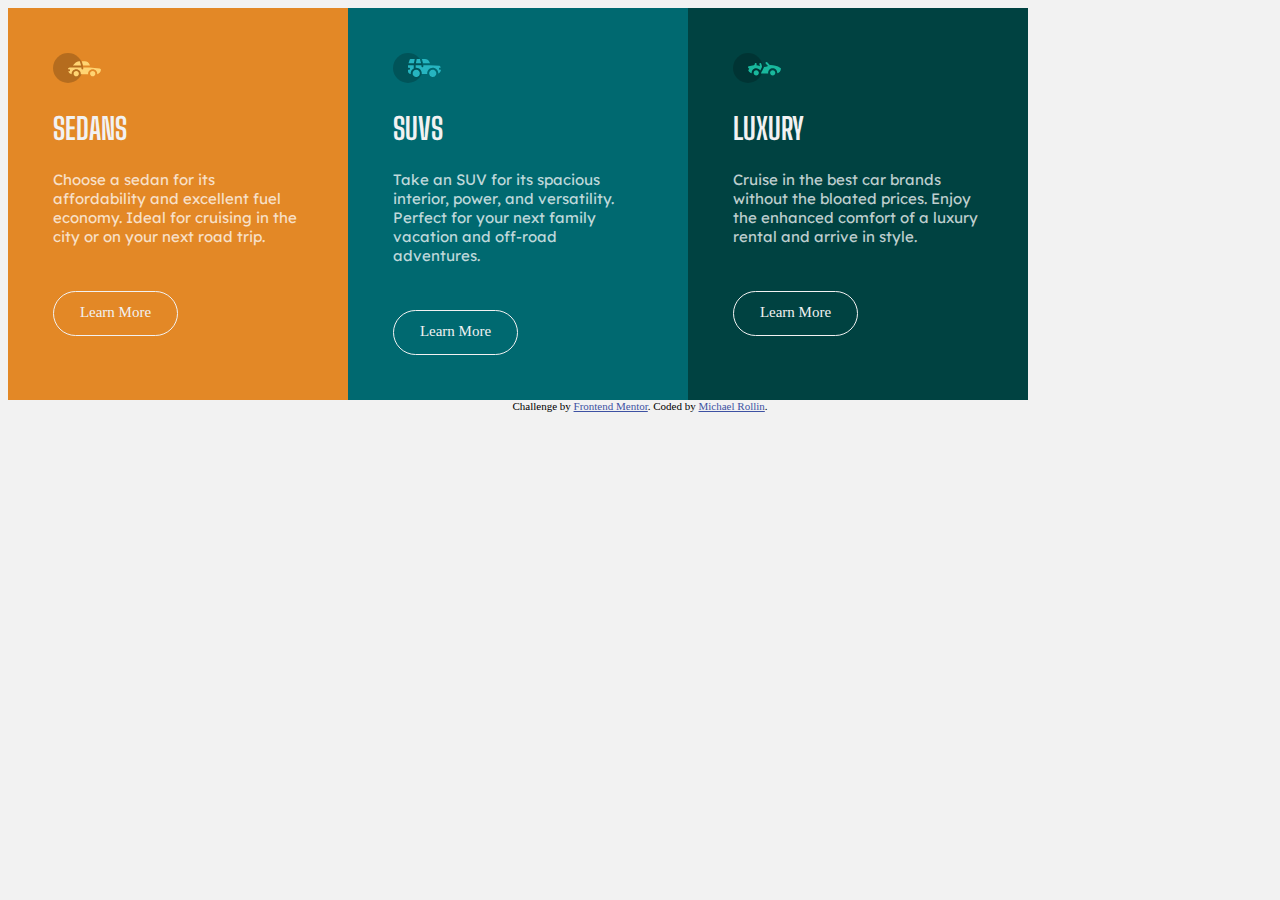
<file: newbie/3-column-preview-card-component/index.html>
<!DOCTYPE html>
<html lang="en">
<head>
  <meta charset="UTF-8">
  <meta name="viewport" content="width=device-width, initial-scale=1.0"> 

  <!-- <link rel="icon" type="image/png" sizes="32x32" href="./images/favicon-32x32.png"> -->
  <link rel="preconnect" href="https://fonts.googleapis.com">
  <link rel="preconnect" href="https://fonts.gstatic.com" crossorigin>
  <link href="https://fonts.googleapis.com/css2?family=Big+Shoulders+Display:wght@700&family=Lexend+Deca&display=swap" rel="stylesheet"> 
  <link rel="stylesheet" href="style.css">
  <title>Frontend Mentor | 3-column preview card component</title>

  <!-- Feel free to remove these styles or customise in your own stylesheet 👍 -->
  <style>
    .attribution { font-size: 11px; text-align: center; }
    .attribution a { color: hsl(228, 45%, 44%); }
  </style>
</head>
<body>
  
  <div class="container">
    <div class="card card-sedan">
      <img src="images/icon-sedans.svg" alt="Sedan car icon.">
      <h2>Sedans</h2>
      <p>Choose a sedan for its affordability and excellent fuel economy. Ideal for cruising in the city 
        or on your next road trip.</p>
      <div class="btn btn-accent-type-sedan" id="btn-sedan"><p>learn more</p></div>
    </div><!-- ./card  -->
  
    <div class="card card-suv">
      <img src="images/icon-suvs.svg" alt="S.U.V. car icon.">
      <h2>SUVs</h2>
      <p>Take an SUV for its spacious interior, power, and versatility. Perfect for your next family vacation 
        and off-road adventures.</p>
      <div class="btn btn-accent-type-suv" id="btn-suv"><p>learn more</p></div>
    </div><!-- ./card  -->
  
    <div class="card card-luxury">
      <img src="images/icon-luxury.svg" alt="Luxury car icon.">
      <h2>Luxury</h2>
      <p>Cruise in the best car brands without the bloated prices. Enjoy the enhanced comfort of a luxury 
        rental and arrive in style.</p>
      <div class="btn btn-accent-type-luxury" id="btn-luxury"><p>learn more</p></div>
    </div><!-- ./card  -->
  </div><!--  ./container  -->

  <div class="attribution">
    Challenge by <a href="https://www.frontendmentor.io?ref=challenge" target="_blank">Frontend Mentor</a>. 
    Coded by <a href="https://github.com/Michael080?tab=repositories">Michael Rollin</a>.
  </div>
</body>
</html>
</file>
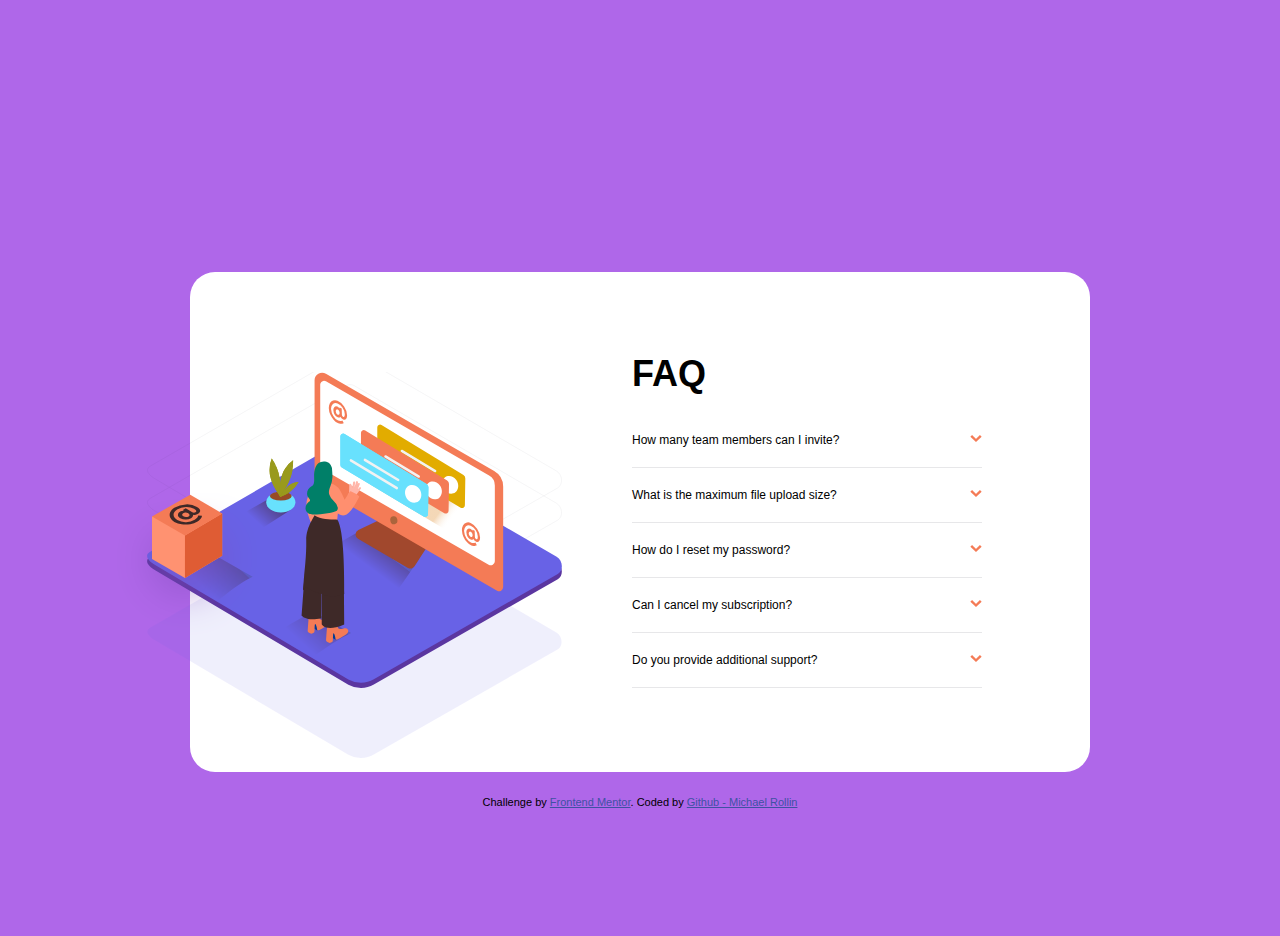
<file: newbie/4_faq-accordion-card-main/index.html>
<!DOCTYPE html>
<html lang="en">
<head>
  <meta charset="UTF-8">
  <meta name="viewport" content="width=device-width, initial-scale=1.0"> <!-- displays site properly based on user's device -->

  <!-- <link rel="icon" type="image/png" sizes="32x32" href="./images/favicon-32x32.png"> -->

  <!-- <link rel="preconnect" href="https://fonts.googleapis.com">
  <link rel="preconnect" href="https://fonts.gstatic.com" crossorigin>
  <link href="https://fonts.googleapis.com/css2?family=Kumbh+Sans:wght@400;700&display=swap" rel="stylesheet">  -->

  <link rel="stylesheet" href="styles.css">
  
  <title>Frontend Mentor | FAQ Accordion Card</title>

  <!-- Feel free to remove these styles or customise in your own stylesheet 👍 -->
  <style>
    .attribution { font-size: 11px; text-align: center; }
    .attribution a { color: hsl(228, 45%, 44%); }
  </style>
</head>
<body>

  <div class="container-card">
    <div class="img"></div>
    <div class="img-shadow"></div>
    <div class="container-faq">
      <h1>faq</h1>
      <!-- height: 257 -->
      <!-- height: 311 -->
      <div class="accordion">
        <div class="q-and-a">
          <div class="container-q-a">
            <div class="container-question">
            <p class="question">How many team members can I invite?</p>
            <div class="arrow"></div>
            </div>
            <p class="answer hidden">You can invite up to 2 additional users on the Free plan. There is no limit on team members for the Premium plan.</p>
          </div>
        </div>
        <div class="q-and-a">
          <div class="container-q-a">
            <div class="container-question">
            <p class="question">What is the maximum file upload size?</p>
            <div class="arrow"></div>
            </div>
            <p class="answer hidden">No more than 2GB. All files in your account must fit your allotted storage space.</p>
          </div>
        </div>
        <div class="q-and-a">
          <div class="container-q-a">
            <div class="container-question">
              <p class="question">How do I reset my password?</p>
              <div class="arrow"></div>
            </div>
            <p class="answer hidden">Click “Forgot password” from the login page or “Change password” from your profile page. A reset link will be emailed to you.</p>
          </div>
        </div>
        <div class="q-and-a">
          <div class="container-q-a">
            <div class="container-question">
              <p class="question">Can I cancel my subscription?</p>
              <div class="arrow"></div>
            </div>
            <p class="answer hidden">Yes! Send us a message and we’ll process your request no questions asked.</p>
          </div>
        </div>
        <div class="q-and-a">
          <div class="container-q-a">
            <div class="container-question">
              <p class="question">Do you provide additional support?</p>
              <div class="arrow"></div>
            </div>
            <p class="answer hidden">Chat and email support is available 24/7. Phone lines are open during normal business hours.</p>
          </div>
        </div>
      </div><!-- ./accordion -->
    </div><!-- ./container-faq -->
  </div><!-- ./container-card -->

  <div class="attribution">
    Challenge by <a href="https://www.frontendmentor.io?ref=challenge" target="_blank">Frontend Mentor</a>. 
    Coded by <a href="https://github.com/Michael080">Github - Michael Rollin</a>
  </div>

  <script src="script.js"></script>
</body>
</html>
</file>
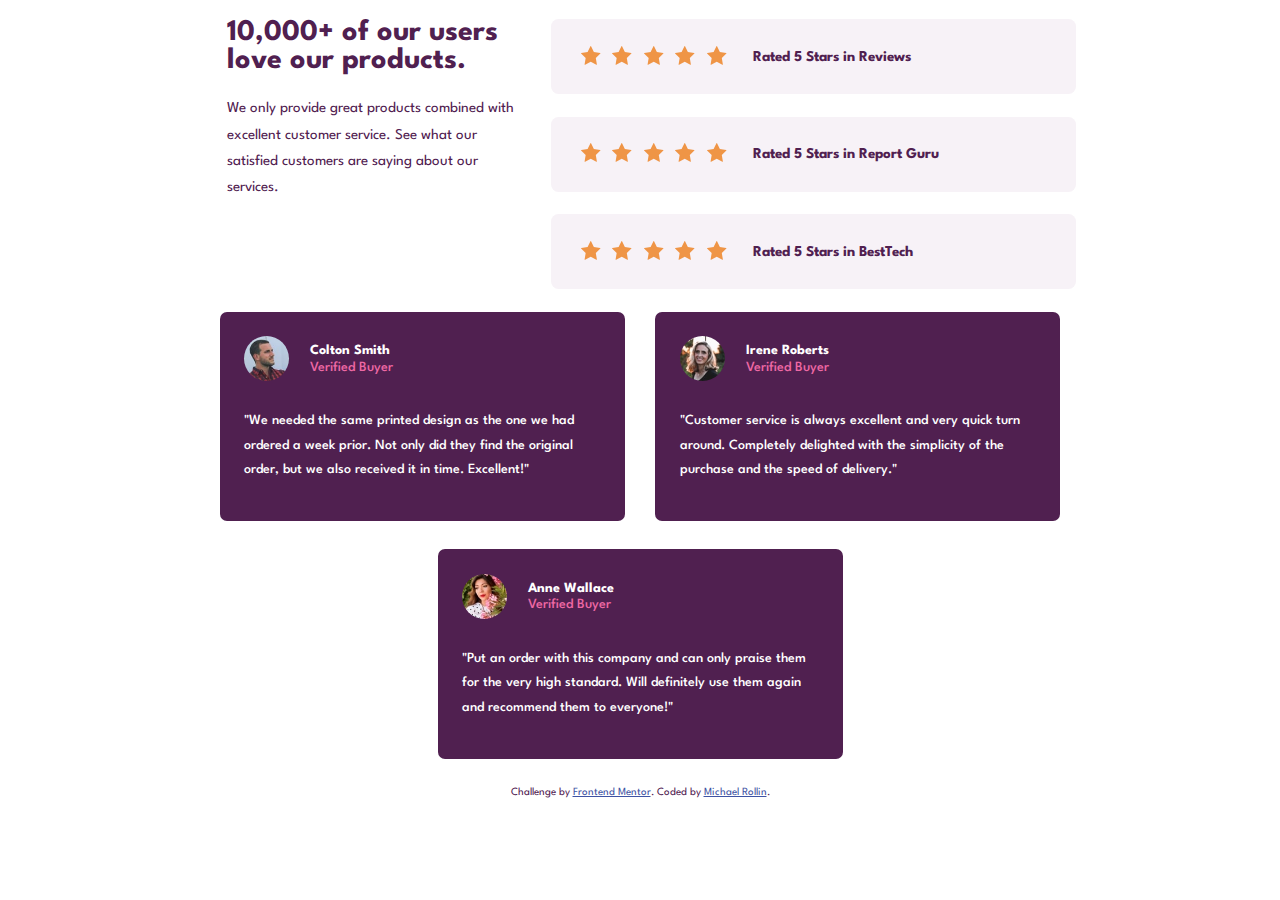
<file: newbie/6_social-proof-section/index.html>
<!DOCTYPE html>
<html lang="en">
  <head>
    <meta charset="UTF-8" />
    <meta name="viewport" content="width=device-width, initial-scale=1.0" />

    <link rel="icon" type="image/png" sizes="32x32" href="./images/favicon-32x32.png"/>

    <link rel="preconnect" href="https://fonts.googleapis.com">
    <link rel="preconnect" href="https://fonts.gstatic.com" crossorigin>
    <link href="https://fonts.googleapis.com/css2?family=Spartan:wght@400;500;700&display=swap" rel="stylesheet">
    <link rel="stylesheet" href="styles.css">

    <title>Frontend Mentor | Social proof section</title>

  </head>
  <body>

    <div class="container container-main">
      <div class="container container-sub-1">
        <div class="heading">
          <h1>10,000+ of our users love our products.</h1>
          <p class="description">We only provide great products combined with excellent customer service. See what our satisfied customers are saying about our services.</p>
        </div>
        <div class="container container-ratings">
          <div class="rating">
            <div class="stars">
              <div class="star"></div>
              <div class="star"></div>
              <div class="star"></div>
              <div class="star"></div>
              <div class="star"></div>
            </div>
            <p class="rated">Rated 5 Stars in Reviews</p>
          </div>
          <div class="rating">
            <div class="stars">
              <div class="star"></div>
              <div class="star"></div>
              <div class="star"></div>
              <div class="star"></div>
              <div class="star"></div>
            </div>
            <p class="rated">Rated 5 Stars in Report Guru</p>
          </div>
          <div class="rating">
            <div class="stars">
              <div class="star"></div>
              <div class="star"></div>
              <div class="star"></div>
              <div class="star"></div>
              <div class="star"></div>
            </div>
            <p class="rated">Rated 5 Stars in BestTech</p>
          </div>
        </div><!-- ./container-ratings -->
      </div><!-- ./container-sub-1 -->
      <div class="container container-reviews">
        <div class="card">
          <div class="container container-bio">
            <div class="profile-pic profile-pic-colton-smith"></div>
            <div class="bio">
              <p class="name">Colton Smith</p>
              <p class="verified">Verified Buyer</p>
            </div>
          </div>
          <p class="review">"We needed the same printed design as the one we had ordered a week prior. Not only did they find the original order, but we also received it in time. Excellent!"</p>
        </div>
        <div class="card">
          <div class="container container-bio">
            <div class="profile-pic profile-pic-irene-roberts"></div>
            <div class="bio">
              <p class="name">Irene Roberts</p>
              <p class="verified">Verified Buyer</p>
            </div>
          </div>
          <p class="review">"Customer service is always excellent and very quick turn around. Completely delighted with the simplicity of the purchase and the speed of delivery."</p>
        </div>
        <div class="card">
          <div class="container container-bio">
            <div class="profile-pic profile-pic-anne-wallace"></div>
            <div class="bio">
              <p class="name">Anne Wallace</p>
              <p class="verified">Verified Buyer</p>
            </div>

          </div>
          <p class="review">"Put an order with this company and can only praise them for the very high standard. Will definitely use them again and recommend them to everyone!"</p>
        </div>
      </div>
    </div><!-- ./container-main -->

    <div class="attribution">
      Challenge by
      <a href="https://www.frontendmentor.io?ref=challenge" target="_blank"
        >Frontend Mentor</a
      >. Coded by <a href="https://github.com/Michael080">Michael Rollin</a>.
    </div>

  </body>
</html>
</file>
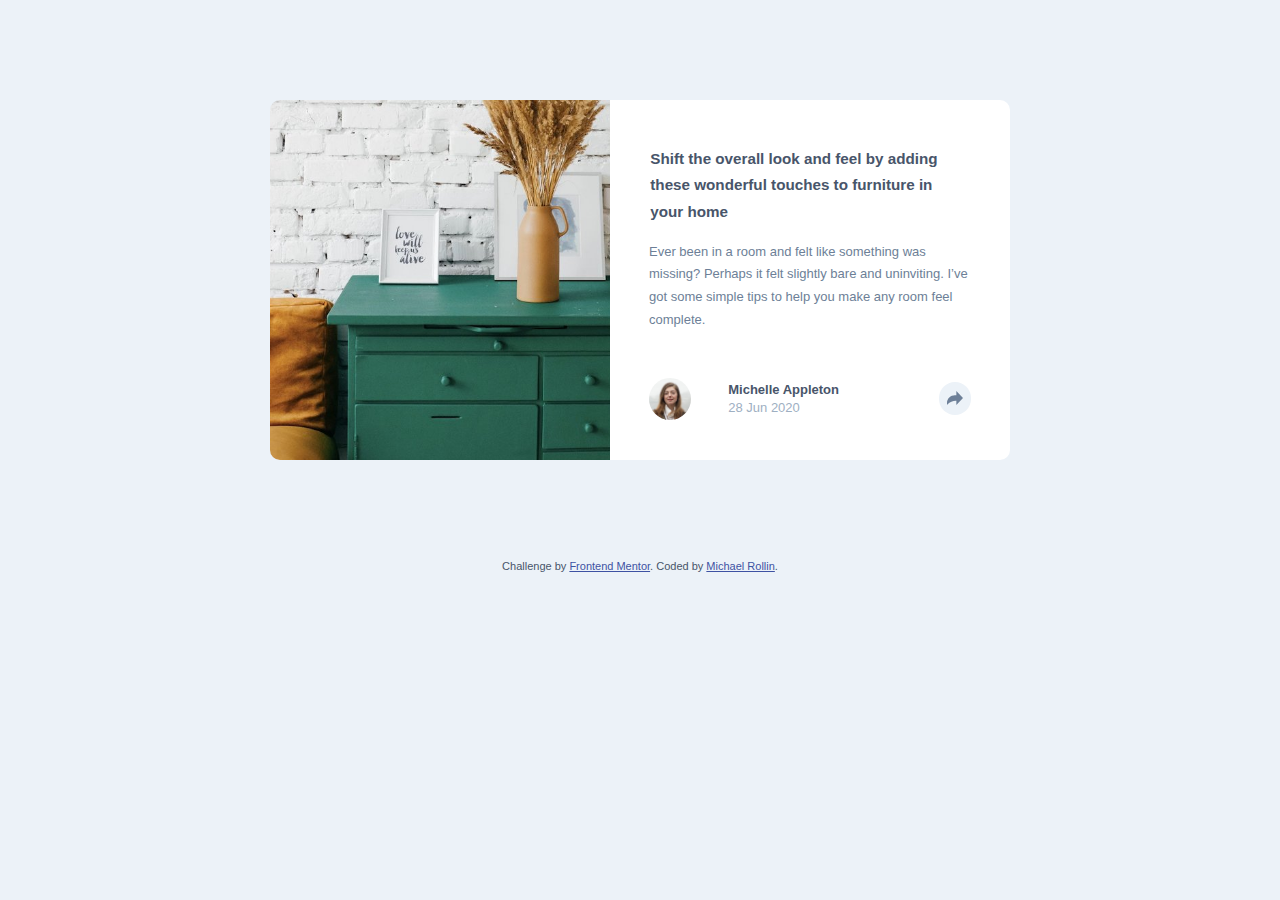
<file: newbie/7_article-preview-component/index.html>
<!DOCTYPE html>
<html lang="en">
<head>
  <meta charset="UTF-8">
  <meta name="viewport" content="width=device-width, initial-scale=1.0">

  <link rel="stylesheet" href="styles.css">
  <link rel="icon" type="image/png" sizes="32x32" href="./images/favicon-32x32.png">
  
  <title>Frontend Mentor | Article preview component</title>
  <title>Document</title>
</head>
<body>
  <div class="container">
    <div class="background-bleed">
      <div class="img img-header"></div>
    </div>
    <div class="content-main">
      <div class="teaser">
        <h3 class="article-heading">Shift the overall look and feel by adding these wonderful touches to furniture in your home</h3>
        <p class="description">Ever been in a room and felt like something was missing? Perhaps it felt slightly bare and uninviting. I’ve got some simple tips to help you make any room feel complete.</p>

        <div class="tooltip hidden">
          <div class="footer-active-tooltip" id="active-tooltip">
            <h3 class="share-txt">Share</h3>
            <div class="img icon icon-facebook"></div>
            <div class="img icon icon-twitter"></div>
            <div class="img icon icon-pinterest"></div>
          </div><!-- ./.footer-active-tooltip -->
          <div class="arrow-container">
            <div class="arrow-down"></div>
          </div><!-- ./arrow-container -->
        </div><!-- ./tooltip -->
      </div><!-- ./teaser -->

      <div class="footer-section">
        <!-- footer footer-initial hidden -->
        <div class="footer footer-initial">
          <div class="article-info">
            <div class="img profile-pic"></div>
            <div class="name-date">
              <div class="name">Michelle Appleton</div>
              <div class="date">28 Jun 2020</div>
            </div>
          </div><!-- ./.article-info -->
          <div class="btn-container">
            <div class="img btn-share btn-share-light"></div>
          </div>
        </div><!-- ./.footer-initial -->

        <div class="footer footer-active hidden">
          <h3 class="share-txt">Share</h3>
          <div class="img icon icon-facebook"></div>
          <div class="img icon icon-twitter"></div>
          <div class="img icon icon-pinterest"></div>
          <div class="btn-container btn-container-active">
            <div class="img btn-share btn-share-active"></div>
          </div>
        </div><!-- ./.footer-active -->
      </div><!-- ./.footer-section -->

    </div><!-- ./.content-main -->
  </div><!-- ./.container -->
  
  <div class="attribution">
    Challenge by <a href="https://www.frontendmentor.io?ref=challenge" target="_blank">Frontend Mentor</a>. 
    Coded by <a href="https://www.github.com/Michael080">Michael Rollin</a>.
  </div>

  <script src="script.js"></script>
</body>
</html>
</file>
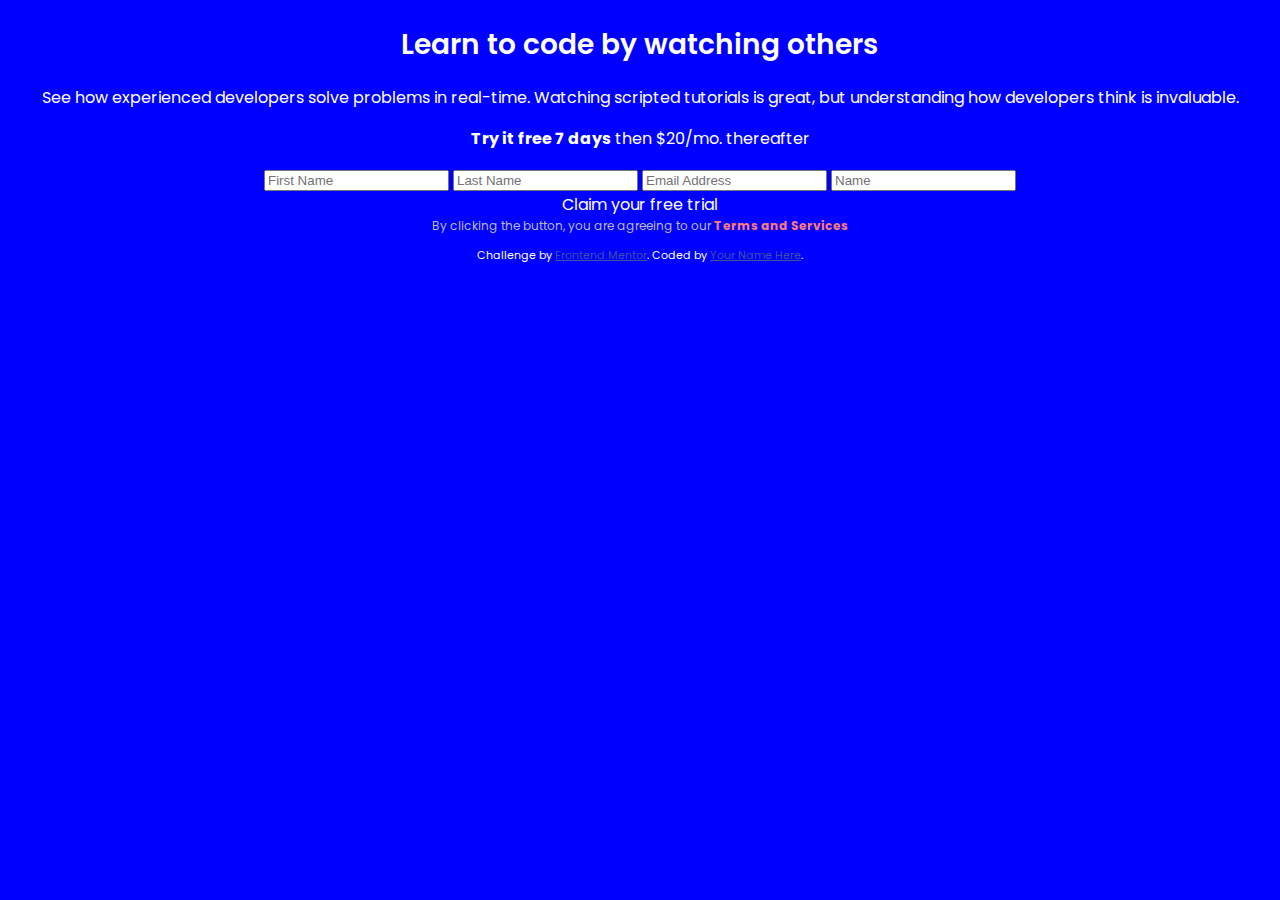
<file: newbie/9_intro-component-with-signup-form/index.html>
<!DOCTYPE html>
<html lang="en">
<head>
  <meta charset="UTF-8">
  <!-- displays site properly based on user's device -->
  <meta name="viewport" content="width=device-width, initial-scale=1.0"> 
  <!-- google font --- Poppins 400, 500, 600, 700 -->
  <link rel="preconnect" href="https://fonts.googleapis.com">
  <link rel="preconnect" href="https://fonts.gstatic.com" crossorigin>
  <link href="https://fonts.googleapis.com/css2?family=Poppins:wght@400;500;600;700&display=swap" rel="stylesheet">
  <!-- favicon -->
  <link rel="icon" type="image/png" sizes="32x32" href="./images/favicon-32x32.png">
  <link rel="stylesheet" href="styles.css">

  <title>Frontend Mentor | Intro component with sign up form</title>
</head>
<body>

  <div class="container-main">
    <div class="description">
      <h1>Learn to code by watching others</h1>
      <p>
        See how experienced developers solve problems in real-time. Watching scripted tutorials is great, 
        but understanding how developers think is invaluable.
      </p>
    </div>
    <div class="form-and-call">
      <p class="call-to-action">
        <strong class="bold-txt">Try it free 7 days</strong> then $20/mo. thereafter
      </p>
      <form action="">
        <input type="text" id="first-name" placeholder="first name">
        <input type="text" id="last-name" placeholder="last name">
        <input type="email" id="email" placeholder="email address">
        <input type="password" id="password" placeholder="name">
        <div class="btn">Claim your free trial</div>
        <p class="fine-print">
          By clicking the button, you are agreeing to our <span class="accent bold-txt">Terms and Services</span>
        </p>
      </form>
    </div>
  </div>
  
  <footer>
    <p class="attribution">
      Challenge by <a href="https://www.frontendmentor.io?ref=challenge" target="_blank">Frontend Mentor</a>. 
      Coded by <a href="#">Your Name Here</a>.
    </p>
  </footer>
</body>
</html>
</file>
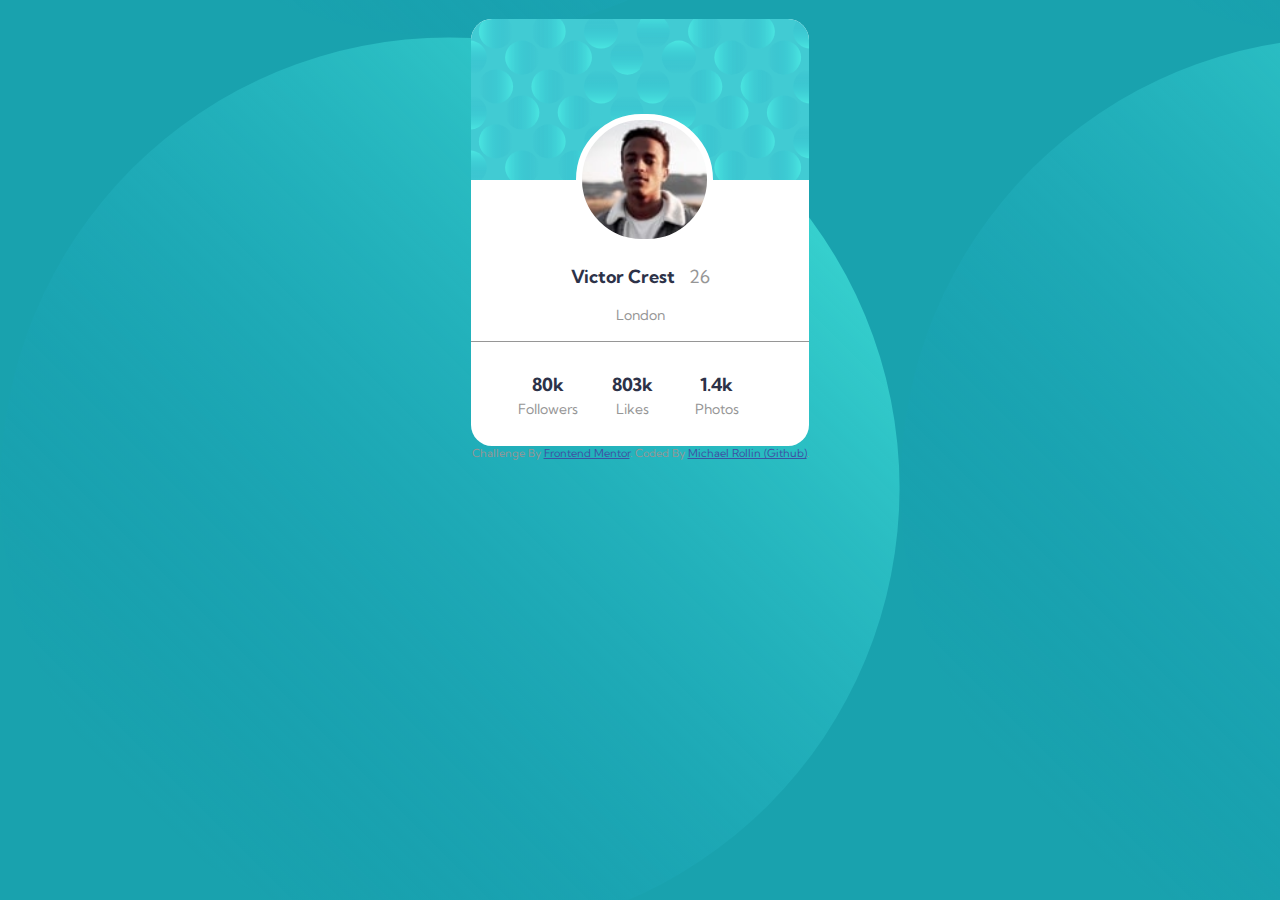
<file: newbie/profile-card-component-main/index.html>
<!DOCTYPE html>
<html lang="en">
<head>
  <meta charset="UTF-8">
  <meta name="viewport" content="width=device-width, initial-scale=1.0"> <!-- displays site properly based on user's device -->

  <link rel="icon" type="image/png" sizes="32x32" href="./images/favicon-32x32.png">

  <link rel="preconnect" href="https://fonts.googleapis.com">
  <link rel="preconnect" href="https://fonts.gstatic.com" crossorigin>
  <link href="https://fonts.googleapis.com/css2?family=Kumbh+Sans:wght@400;700&display=swap" rel="stylesheet"> 

  <link rel="stylesheet" href="styles.css">

  <title>Frontend Mentor | Profile card component</title>
  
  <style>
    .attribution { font-size: 11px; text-align: center; }
    .attribution a { color: hsl(228, 45%, 44%); }
  </style>
</head>
<body>

  <div class="container container-main column">
    <div class="header">
      <div class="profile-img"></div>
    </div>
    <div>
      <div class="profile column">
        <div class="name-age">
          <p class="name">victor crest</p>
          <p class="age">26</p>
        </div>
        <p class="location">london</p>
      </div>
    </div>
    <div class="container stats-container">
      <div class="container column stat-container followers">
        <h3>followers</h3>
        <p class="stat">80k</p>
      </div>
      <div class="container column stat-container likes">
        <h3>likes</h3>
        <p class="stat">803k</p>
      </div>
      <div class="container column stat-container photos">
        <h3>photos</h3>
        <p class="stat">1.4k</p>
      </div>
    </div>
  </div>

  <div class="attribution">
    Challenge by <a href="https://www.frontendmentor.io?ref=challenge" target="_blank">Frontend Mentor</a>. 
    Coded by <a href="https://github.com/Michael080">Michael Rollin (Github)</a>.
  </div>

</body>
</html>
</file>
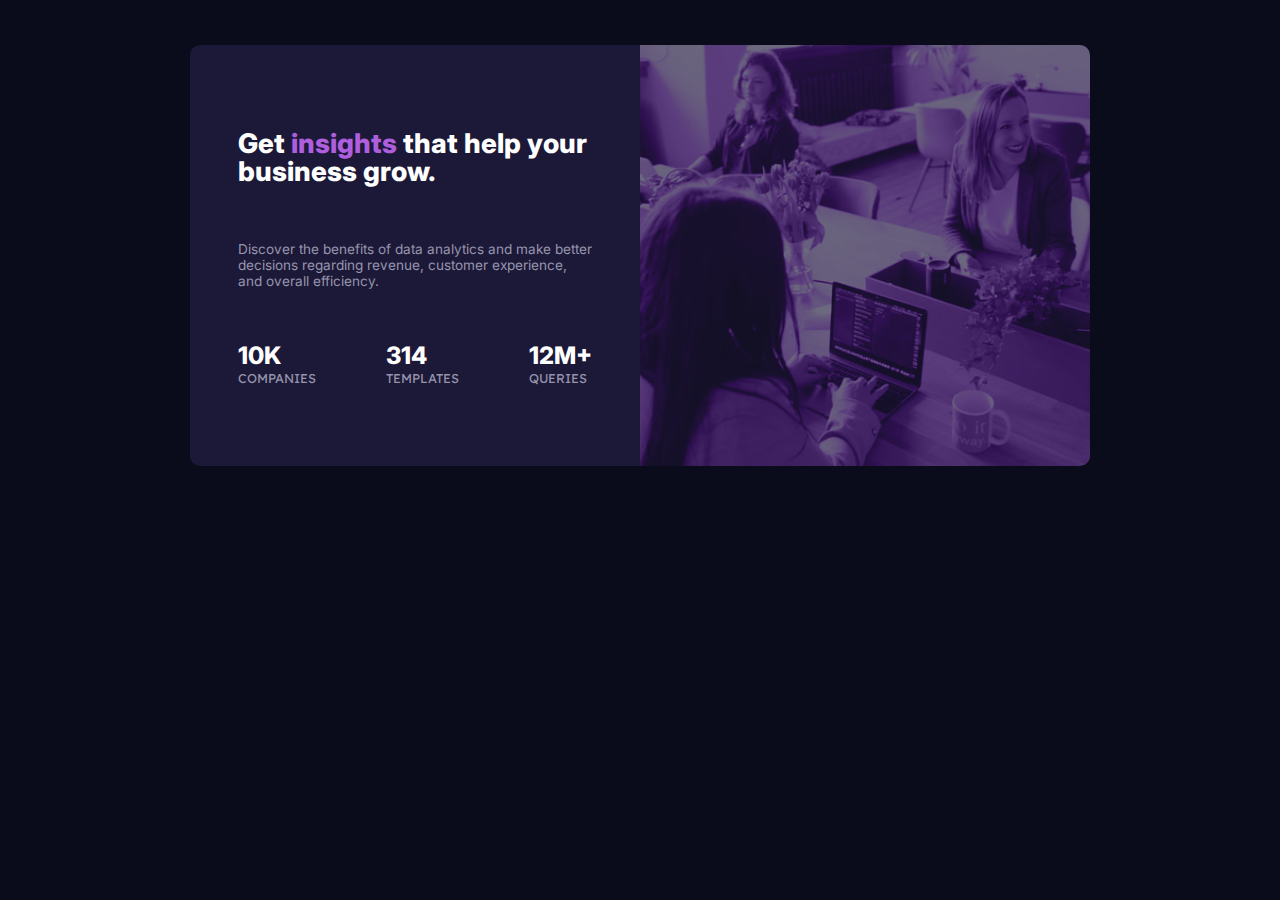
<file: newbie/stats-preview-card-component/index.html>
<!DOCTYPE html>
<html lang="en">
<head>
  <meta charset="UTF-8">
  <meta name="viewport" content="width=device-width, initial-scale=1.0">
  <title>Data Analytics</title>
  <link rel="preconnect" href="https://fonts.googleapis.com">
<link rel="preconnect" href="https://fonts.gstatic.com" crossorigin>
<link href="https://fonts.googleapis.com/css2?family=Mitr:wght@300;400;500;600&display=swap" rel="stylesheet"> 

<link rel="preconnect" href="https://fonts.googleapis.com">
<link rel="preconnect" href="https://fonts.gstatic.com" crossorigin>
<link href="https://fonts.googleapis.com/css2?family=Inter:wght@400;700&family=Lexend+Deca&display=swap" rel="stylesheet"> 
  <link rel="stylesheet" href="styles.css">
</head>
<body>
  <div class="container">
    <div class="card">
      <div class="image"></div>
      <div class="content">
        <h1 class="bold">Get <span class="accent">insights</span> that help your business grow.</h1>
        <p class="tagline">Discover the benefits of data analytics and make better decisions regarding revenue, customer experience, and overall efficiency.</p>
        <div class="stats-container">
          <div class="stats">
            <p class="stat bold">10k</p>
            <p>companies</p>
          </div>
          <div class="stats">
            <p class="stat bold">314</p>
            <p>templates</p>
          </div>
          <div class="stats">
            <p class="stat bold">12m+</p>
            <p>queries</p>
          </div>
        </div>
      </div>
    </div>
  </div>
</body>
</html>
</file>
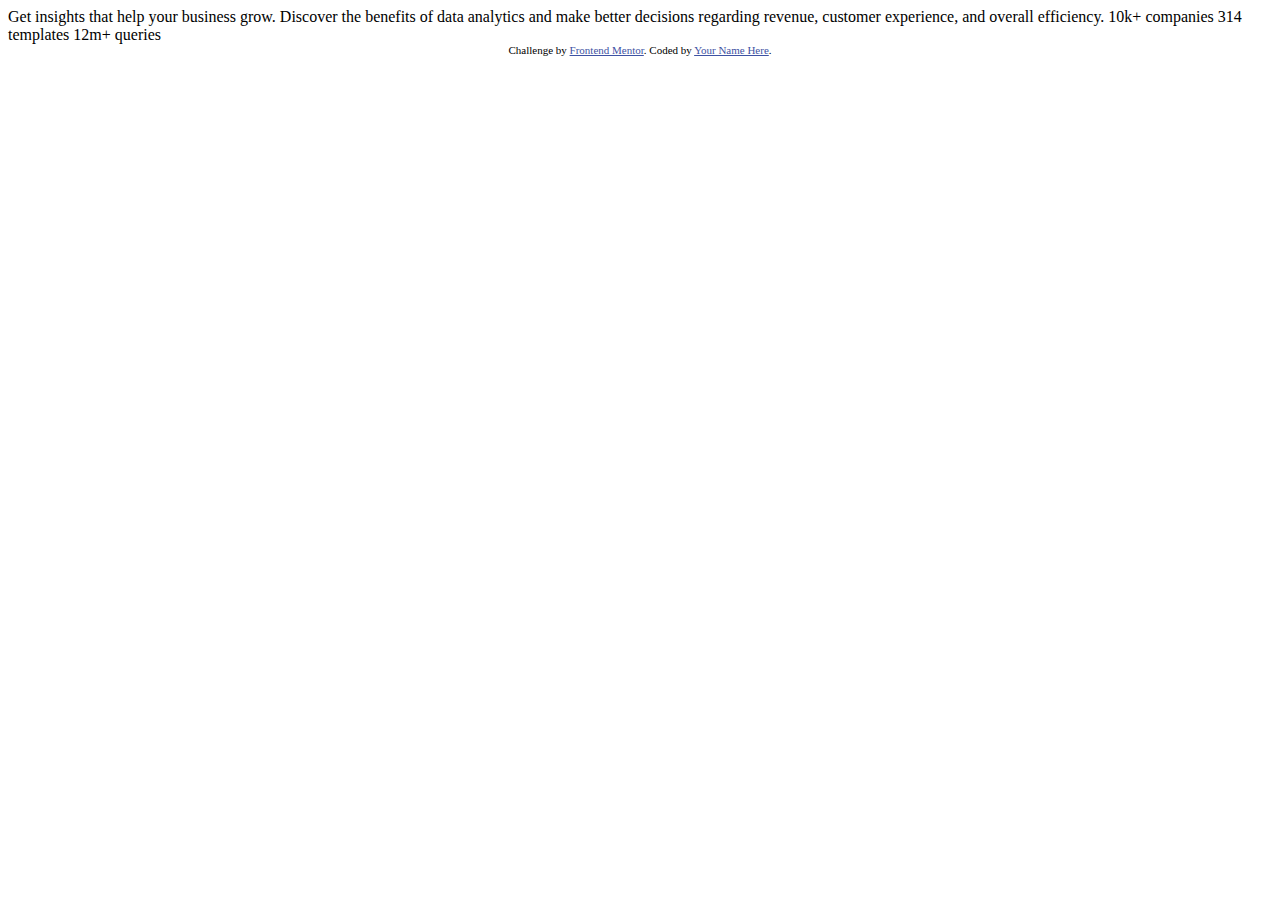
<file: newbie/stats-preview-card-component/stats-preview-card-component-main/index.html>
<!DOCTYPE html>
<html lang="en">
<head>
  <meta charset="UTF-8">
  <meta name="viewport" content="width=device-width, initial-scale=1.0"> <!-- displays site properly based on user's device -->

  <link rel="icon" type="image/png" sizes="32x32" href="./images/favicon-32x32.png">
  
  <title>Frontend Mentor | Stats preview card component</title>

  <!-- Feel free to remove these styles or customise in your own stylesheet 👍 -->
  <style>
    .attribution { font-size: 11px; text-align: center; }
    .attribution a { color: hsl(228, 45%, 44%); }
  </style>
</head>
<body>

  Get insights that help your business grow.

  Discover the benefits of data analytics and make better decisions regarding revenue, customer 
  experience, and overall efficiency.

  10k+ companies
  314 templates
  12m+ queries

  <div class="attribution">
    Challenge by <a href="https://www.frontendmentor.io?ref=challenge" target="_blank">Frontend Mentor</a>. 
    Coded by <a href="#">Your Name Here</a>.
  </div>
</body>
</html>
</file>
<file: newbie/3-column-preview-card-component/style.css>
/*   General   */

:root {
  --light-gray: hsl(0, 0%, 95%); /* buttons, background, & type*/
  --accent-sedan: hsl(31, 77%, 52%);
  --accent-suv: hsl(184, 100%, 22%);
  --accent-luxury:  hsl(179, 100%, 13%);
}

body {
  font-size: 15px;
}

body,
.btn {
  background-color: var(--light-gray);
}

h2, p {
  margin-top: 0;
  
}

p {
  margin-bottom: 3em;
}

/*   Typography   */

h2
 {
  color: hsl(0, 0%, 95%);
}

h2 {
  font-family: 'Big Shoulders Display', cursive;
  font-size: 30px;
  text-transform: uppercase;
}

p:nth-child(3) {
  font-family: 'Lexend Deca', sans-serif;
  color: hsla(0, 0%, 100%, 0.75);
}

.btn-accent-type-sedan {
  color: hsl(31, 77%, 52%);
}

.btn-accent-type-suv {
  color: hsl(184, 100%, 22%);
}

.btn-accent-type-luxury {
  color: hsl(179, 100%, 13%);
}

.btn {
  text-transform: capitalize;
}

/*   Layout   */

img {
  width: 3.2em;
  height: 2em;
  margin-bottom: 1.5em;
}

.card {
  max-width: 250px;
  margin: 0 1em 0 1em;
  margin: 0; 
  padding: 3em;
}

.card-sedan {
  background-color: var(--accent-sedan);
}

.card-suv {
  background-color: var(--accent-suv);
}

.card-luxury {
  background-color: var(--accent-luxury);
}

.btn {
  display: flex;
  justify-content: center;
  box-sizing: border-box;
  width: 125px;
  height: 45px;
  border-radius: 45px;
}

.btn p {
  padding-top: 11.5px;
}

.btn:hover {
  cursor: pointer;
  color: var(--light-gray);
  background-color: transparent;
  border: 1px solid var(--light-gray);
  margin-bottom: 0;
}

@media (min-width: 300px) {
  .card {
    margin: 0 1em 0 1em;
  }
}

@media (min-width: 400px) {
  .card {
    margin: 0 auto;  
  }
}

@media (min-width: 750px) {
  .container {
    display: flex;
    flex-direction: row;
  }

  .card {
    margin: 0;
  }

  .btn {
    color: var(--light-gray);
    background-color: transparent;
    border: 1px solid hsl(0, 0%, 95%);
  }

  .btn:hover {
    background-color: var(--light-gray);
  }

  #btn-sedan:hover {
    color: var(--accent-sedan);
  }

  #btn-suv:hover {
    color: var(--accent-suv);
  }

  #btn-luxury:hover {
    color: var(--accent-luxury);
  }
}
</file>
<file: newbie/4_faq-accordion-card-main/styles.css>
/* General */

body {
  font-family: 'Kumbh Sans', sans-serif;
  font-size: 12px;
  padding: 2em;
  background-color: var(--soft-violet);
}


/* colors */
:root {
  /* background-gradient */
  --soft-violet: hsl(273, 75%, 66%);
  --soft-blue: hsl(240, 73%, 65%);
  /* type */
  --very-dark-blue: hsl(237, 12%, 33%);
  --dark-blue: hsl(240, 6%, 50%);
  /* dividers */
  --very-light-blue: hsl(240, 5%, 91%);
}

/* Typography */

h1 {
  font-size: 3em;
  text-align: center;
  text-transform: uppercase;
  margin-top: -380px;
  margin-bottom: 1em;
}

p {
  line-height: 1.5;
  margin-top: 0;
}

.question {
  margin-bottom: 1.5em;
}

.active {
  font-weight: 700;
}

/* Layout */

.container-card {
  box-sizing: border-box;
  background-color: white;
  width: 311px;
  height: 600px;
  margin: 12em auto 2em auto;
  padding: 25px;
  padding-bottom: 30px;
  border-radius: 25px;
}

.img {
  position: relative;
  top: -170px;
  left: -20px;
  background-image: url(./images/illustration-woman-online-mobile.svg);
  background-repeat: no-repeat;
  background-size: contain;
  background-position: center;
  width: 275px;
  height: 275px;
}

.img-shadow {
  position: relative;
  top: -350px;
  left: 15px;
  background-image: url(./images/bg-pattern-mobile.svg);
  background-repeat: no-repeat;
  background-size: contain;
  background-position: center;
  width: 243px;
  height: 243px;
}

.accordion {
  height: 311px;
}

.container-q-a {
  border-bottom: 1px solid var(--very-light-blue);
  margin-bottom: 1.5em;
}

.container-question {
  display: flex;
  justify-content: space-between;
}

.container-question:hover {
  cursor: pointer;
}

.question,
.arrow {
  display: inline-block;
}

.arrow {
  background-image: url(./images/icon-arrow-down.svg);
  background-repeat: no-repeat;
  background-size: contain;
  background-position: bottom;
  width: 1em;
  height: 1em;
}

.answer {
  margin-bottom: 1.5em;
}

.hidden {
  display: none;
}

/* Media Queries */

@media (min-width: 450px) {
  .container-card {
    width: 386px;
  }

  .img {
    left: 20px;
  }

  .img-shadow {
    left: 55px;
  }
}

@media (min-width: 525px) {
  .container-card {
    width: 461px;
  }

  .img {
    left: 60px;
  }

  .img-shadow {
    left: 95px;
  }
}

@media (min-width: 600px) {
  .container-card {
    width: 536px;
  }

  .img {
    left: 93px;
  }

  .img-shadow {
    left: 123px;
  }
}

@media (min-width: 675px) {
  h1 {
   margin-top: -450px; 
  }

  .container-card {
    width: 611px;
  }

  .img {
    top: -200px;
    left: 105px;
    width: 325px;
    height: 325px;
  }

  .img-shadow {
    top: -420px;
    left: 144px;
    width: 285px;
    height: 285px;
  }
}

@media (min-width: 750px) {
  .container-card {
    width: 686px;
  }

  .img {
    left: 142px;
  }

  .img-shadow {
    left: 182px;
  }
}

@media (min-width: 825px) {
  .container-card {
    width: 100%;
  }

  .img {
    left: 180px;
  }

  .img-shadow {
    left: 218px;
  }
}

@media (min-width: 900px) {
  body {
    padding: 8em;
  }

  h1 {
    margin-top: -400px;
  }

  .container-card {
    display: flex;
    flex-direction: column;
    align-items: flex-end;
    height: 500px;
    padding-right: 4em;
  }

  .container-faq {
    width: 350px;
  }

  .img {
    top: 125px;
    left: -455px;
    width: 350px;
    height: 350px;
  }

  .img-shadow {
    top: -10px;
    left: -465px;
    width: 290px;
    height: 290px;
  }
}

@media (min-width: 1000px) {
  h1 {
    text-align: left;
  }

  .container-faq {
    width: 350px;
  }

  .img {
    left: -452px;
    width: 450px;
    height: 450px;
  }

  .img-shadow {
    top: -10px;
    left: -503px;
    width: 315px;
    height: 315px;
  }
}

@media (min-width: 1200px) {
  h1 {
    margin-top: -330px;
  }

  body {
    padding: 10em;
  }

  .container-card {
    width: 900px;
    padding-right: 9em;
  }

  .img {
    background-image: url(./images/illustration-box-desktop.svg), url(./images/illustration-woman-online-desktop.svg), url(./images/bg-pattern-desktop.svg);
    background-repeat: no-repeat, no-repeat, no-repeat;
    background-position: left, top, bottom;
    background-size: 150px, 415px, 415px;
    top: 75px;
    left: -385px;
    width: 485px;
    height: 395px;
  }

  .img-shadow {
    display: none;
  }
}
</file>
<file: newbie/6_social-proof-section/styles.css>
/* General */

* {
  box-sizing: border-box;
}

body {
  font-family: 'Spartan', sans-serif;
  font-size: 15px;
  text-align: center;
  color: var(--dark-magenta);
  padding: .75em;
}

h1,
p {
  margin-top: 0;
}

/* colors */
:root {
  /* primary */
  --dark-magenta: hsl(300, 43%, 22%);
  --soft-pink: hsl(333, 80%, 67%);

  /* neutral */
  --dark-grayish-magenta: hsl(303, 10%, 53%);
  --light-grayish-magenta: hsl(300, 24%, 96%);
  --white: hsl(0, 0%, 100%);
}

/* Typography */

.description,
.review {
  line-height: 1.75;
}

.description {
  margin-bottom: 3em;
}

.rating,
.name {
  font-weight: 700;
}

.card {
  font-size: 14px;
  font-weight: 500;
  text-align: left;
}

.verified {
  color: var(--soft-pink);
  margin-bottom: 0;
}

.bio {
  display: flex;
  flex-direction: column;
}

.name {
  margin-bottom: .25em;
}

/* Layout */

.rating,
.container-reviews,
.card {
  margin: 0 auto;
}

.rating,
.card {
  border-radius: .5em;
  width: 100%;
}

.container {
  display: flex;
  flex-direction: column;
}

.container-main {
  margin: 0 auto;
  width: 326.5px;

}

.container-bio {
  flex-direction: row;
  align-items: center;
  margin-bottom: 2em;
}

.rating {
  background-color: var(--light-grayish-magenta);
  margin-bottom: 1.5em;
  padding: 1em;
}

.rated {
  margin-bottom: 0;
}

.container-reviews {
  color: var(--white);
}

.card {
  background-color: var(--dark-magenta);
  max-width: 405px;
  padding: 1.75em;
  margin-bottom: 1.5em;
}

.attribution {
  font-size: 11px;
  text-align: center;
}

.attribution a {
  color: hsl(228, 45%, 44%);
}

/* images */
.stars {
  margin-bottom: 1em;
}

.star {
  display: inline-block;
  background-image: url(./images/icon-star.svg);
  background-repeat: no-repeat;
  background-size: contain;
  background-position: left;
  width: 20px;
  height: 20px;
  margin-right: .5em;
}

.star:nth-child(5) {
  margin-right: 0;
}

.profile-pic {
  background-repeat: no-repeat;
  background-size: contain;
  width: 45px;
  height: 45px;
  margin-right: 1.5em;
  border-radius: 100%;
}

.profile-pic-colton-smith {
  background-image: url(./images/image-colton.jpg);
}

.profile-pic-irene-roberts {
  background-image: url(./images/image-irene.jpg);
}

.profile-pic-anne-wallace {
  background-image: url(./images/image-anne.jpg);
}

/* Media Queries */

@media (min-width: 900px) {
  .container-ratings,
  .container-reviews {
    flex-direction: row;
  }

  .container-main {
    width: 861.5px;
  }

  .heading {
    width: 100%;
    padding: 1.5em;
    margin-bottom: 0;
  }

  .description {
    margin-bottom: 1em;
  }

  .container-ratings {
    justify-content: space-between;
    width: 100%;
    margin: 0 auto;
  }

  .rating {
    width: 260px;
  }

  .container-reviews {
    flex-wrap: wrap;
  }
}

@media (min-width: 1200px) {
  .container-main {
    width: 871px;
  }

  .heading {
    text-align: left;
    padding-top: 0;
  }

  .container-sub-1 {
    flex-direction: row;
  }

  .container-ratings {
    flex-direction: column;
  }

  .rating {
    display: flex;
    align-items: center;
    height: 5em;
    width: 525px;
  }

  .stars {    
    margin: 0px 1.75em 0 1em;
  }

  .card {
    margin-bottom: 2em;
  }
}

@media (min-width: 1440px) {
  body {
    padding-top: 8em;
  }

  h1 {
    font-size: 3em;
    margin-bottom: .25em;
  }

  .container-main {
    width: 85%;
    max-width: 1322px;
  }

  .heading {
    width: 60%;
    margin-right: 45px;
    padding: 0;
  }

  .rating:first-child {
    margin-left: 45px;
  }

  .rating:last-child {
    margin-right: 45px;
  }

  .container-reviews {
    width: 100%;
    height: 315px;
    margin-top: 4em;
  }

  .card {
    width: 360px;
    height: 264px;
    justify-content: space-between;
  }

  .card:first-child {
    margin-left: 0;
  }

  .card:nth-child(2) {
    margin-top: 15px;
  }

  .card:last-child {
    margin-top: 30px;
  }
}
</file>
<file: newbie/9_intro-component-with-signup-form/styles.css>
/* General */

html {
    font-size: 100%;
}

body {
    font-family: 'Poppins', sans-serif;
    /* font-weight: 400; */
    color: white;
    text-align: center;
    padding: 1em;
    background-color: blue;
}

/* reset margins */
h1,
p {
    margin-top: 0;
}

/* colors */
:root {
    --accent: hsl(0, 100%, 74%); 
    --button: hsl(154, 59%, 51%);
}

/* Typography */

h1 {
    font-size: 1.75rem;
    font-weight: 600;
}

input::placeholder {
    font-weight: 500;
    text-transform: capitalize;
    color: #727274;
}

.bold-txt {
    font-weight: 700;
}

.accent {
    color: var(--accent);
}

.fine-print {
    font-size: .75rem;
    color: #bab9bf;
}

/* Layout */




.attribution { 
    font-size: 11px; text-align: center; 
}

.attribution a { 
    color: hsl(228, 45%, 44%); 
}

/* form elems. & buttons */



/* images */
</file>
<file: newbie/profile-card-component-main/styles.css>
/* Colors */

:root {
  --cyan: hsl(185, 75%, 39%);
  --dark-blue: hsl(229, 23%, 23%);
  --dark-gray: hsl(227, 10%, 46%);
  --neutral: hsl(0, 0%, 59%);
}

/* General */

body {
  font-family: 'Kumbh Sans', sans-serif;
  text-align: center;
  background-image: url(./images/bg-pattern-top.svg);
  background-color: var(--cyan);
  background-position: bottom left;
  background-size: 900px;
}

p,
h3 {
  margin-top: 0;
}

/* Typography */

body {
  color: var(--neutral);
  height: 0px;
  padding: .75em;
}

body,
h3 {
  font-weight: 400;
  text-transform: capitalize;
}

body,
h3 {
  font-size: 14px;
}

.name,
.stat {
  font-weight: 700;
  color: var(--dark-blue);
}

.name-age,
.stat {
  font-size: 18px;
}

/* Layout */

.profile {
    height: 179.45px;
    
}

.container {
  display: flex;
  background-color: white;
  opacity: 100%;
  width: 338px;
  margin: 0 auto;
  border-radius: 1.5em;
  
}

.column {
  flex-direction: column;
}

.header {
  border-top-right-radius: 1.5em;
  border-top-left-radius: 1.5em;
  width: 100%;
  height: 161.45px;
  background-image: url(./images/bg-pattern-card.svg);
  background-repeat: repeat;
  background-size: cover;
  background-position: center;
}

.profile-img {
  position: relative;
  top: 95px;
  left: 105px;
  width: 124.983px;
  height: 119.65px;
  border: 6px solid white;
  border-radius: 119.65px;
  background-image: url(./images/image-victor.jpg);
  background-size: cover;
  background-color: blue;
}

.profile {
  width: 100%;
  max-height: 161.45px;
  border-bottom: 1px solid var(--neutral);
}

.name-age {
  width: 100%;
  margin-bottom: 1em;
  padding-top: 85px;
}

.name,
.age {
  display: inline-block;
  margin: 0 auto;
}

.name {
  margin-right: 10px;
}

.location {
  margin-bottom: 1em;
}

.stats-container {
  justify-content: space-between;
  width: 75%;
  height: 89.725px;
  margin: 0 auto;
  margin-right: 50px;
  margin-bottom: 1em;
}

.stat-container {
  flex-direction: column-reverse;
}

.stat {
  margin-bottom: .25em;
}
</file>
<file: newbie/stats-preview-card-component/styles.css>
/* General */

body {
  font-family: 'Mitr', sans-serif;  
  text-align: center;
  background-color: #0a0c1b;
  padding: 5px;
}

/* Typography */

h1, 
.stat {
  color: white;
}

h1 {
  font-family: 'Inter', sans-serif;
  color: white;
  font-size: 1.7em;
  font-weight: 300;
  line-height: 100%;
}

p {
  font-family: 'Inter', sans-serif;
  color: #9694ac;
  font-size: .85em;
  font-weight: 400;
  margin-top: 0;
}

.stats-container p:last-child{
  font-family: 'Lexend Deca', sans-serif;
}

.bold {
  font-weight: 800;
}

.accent {
  color: hsl(278, 66%, 62%);
}

.stats-container p:first-child {
  font-size: 1.5em;
}

/* Layout */

.container {
  display: flex;
  justify-content: center;
  align-items: center;
}

.card {
  display: flex;
  flex-direction: column;
  background-color: #1c1938;
  max-width: 600px;
  height: 75%;
  padding-bottom: .5em;
  border-radius: 10px;
}

.image {
  background-image: url(stats-preview-card-component-main/images/image-header-desktop.jpg);
  opacity: 35%;
  background-repeat: no-repeat;
  background-size: cover;
  background-position: center;
  background-color:hsl(278, 66%, 62%);
  background-blend-mode: luminosity;
  width: 100%;
  min-height: 33.33vh;
  margin-bottom: 1em;
  border-top-left-radius: 10px;
  border-top-right-radius: 10px;
}

@media screen and (min-width: 825px) {
  body {
    margin: 15px auto;
  }

  .card {
    flex-direction: row-reverse;
    text-align: left;
    max-width: 900px;
    width: 95%;
    margin: 25px;
    padding-bottom: 0;
  }

  .image {
    min-width: 50%;
    margin-bottom: 0;
    border-top-left-radius: 0;
    border-bottom-right-radius: 10px;
  }

  .content {
    display: flex;
    flex-direction: column;
    justify-content: space-around;
    height: 325px;
    padding: 3em;
  }

  .stats-container {
    display: flex;
    justify-content: space-between;
  }
}

.content {
  width: 85%;
  margin: 0 auto;
}

.stats {
  text-transform: uppercase;
}

.stat {
  margin-bottom: 0;
}

.stats-container p:last-child {
  font-size: .8em;
}
</file>
<file: newbie/7_article-preview-component/styles.css>
/* General */

body {
  font-family: sans-serif;
  font-size: 13px;
  background-color: var(--light-grayish-blue);
  color: var(--dark-grayish-blue);
}

/* reset margins */
h3,
p {
  margin-top: 0;
}

/* colors */
:root {
  --dark-grayish-blue: hsl(217, 19%, 35%);
  --desaturated-dark-blue: hsl(214, 17%, 51%);
  --grayish-blue: hsl(212, 23%, 69%);
  --light-grayish-blue: hsl(210, 46%, 95%);
}

/* Typography */

h3 {
  line-height: 1.75;
}

.description {
  line-height: 1.75;
}

.description {
  color: var(--desaturated-dark-blue);
  margin-bottom: 3em;
}

.name {
  font-weight: 700;
  margin-bottom: .25em;
}

.date {
  color: var(--grayish-blue);
}

/* -- typography media-queries -- */
@media (min-width: 900px) {
  .description {
    margin-bottom: 96px;
  }
}

/* Layout */
h3,
p {
  margin-left: 3em;
  margin-right: 3em;
  padding: 0;
}

h3 {
  margin-top: 3em;
  margin-left: 2.65em;
}

.container {
  background-color: white;
  width: 362px;
  margin: 100px auto;
  border-bottom-left-radius: 10px;
  border-bottom-right-radius: 10px;
}

.footer,
.article-info {
  display: flex;
  justify-content: space-between;
}

.footer {
  height: 100%;
  align-items: center;
  padding: 0 3em 2em 3em;
  border-bottom-left-radius: 10px;
  border-bottom-right-radius: 10px;
}

.footer-active {
  box-sizing: border-box;
  height: 58.5px;
  flex-direction: row;
  color: white;
  padding-top: 25px;
  background-color: var(--dark-grayish-blue);
}

.share-txt {
  font-size: 1.15em;
  font-weight: 200;
  letter-spacing: 4px;
  text-transform: uppercase;
  margin-right: 4px;
  margin-bottom: 44px;
  margin-left: 0;
}

.article-info {
  width: 190px;
  align-items: center;
}

/* tooltip share-bar */
.tooltip {
  display: grid;
  place-items: center;
  position: relative;
  left: 195px;
  bottom: 85px;
  width: 300px;
  height: 58.5px;
  padding-right: 3em;
}

.footer-active-tooltip {
  display: flex;
  justify-content: space-between;
  max-width: 200px;
  height: 100%;
  align-items: center;
  border-top-left-radius: 10px;
  border-top-right-radius: 10px;
  border-bottom-left-radius: 10px;
  border-bottom-right-radius: 10px; 
  color: white;
  background-color: var(--dark-grayish-blue);
}

.arrow-container {
  margin: 0 auto;
}

.arrow-down {
  margin: 0 auto;
  width: 0;
  height: 0;
  border-left: 20px solid transparent;
  border-right: 20px solid transparent;
  border-top: 20px solid var(--dark-grayish-blue);
}

#active-tooltip {
  padding: 0 2.75em 0 2.75em;
  width: 100%;
  height: 58.5px;
}

/* attribution-section */
.attribution { 
  font-size: 11px; text-align: center; 
}

.attribution a { 
  color: hsl(228, 45%, 44%); 
}

/* --  layout media-queries  -- */
@media (min-width: 900px) {
  .container {
    display: flex;
    flex-direction: row;
    width: 740px;
    border-top-right-radius: 10px;
  }

  .btn-share {
    width: 1.5em;
    height: 1.5em;
  }

  .footer {
    border-bottom-left-radius: 0;
  }

  .footer-initial {
    margin-top: -15px;
    padding-bottom: 3px; 
  }
}

/* images */
.img {
  background-repeat: no-repeat;
  background-size: contain;
}

.background-bleed {
  background-color: var(--light-grayish-blue);
  width: 100%;
  height: 230px;
}

.img-header {
  background-color: var(--light-grayish-blue);
  border-top-left-radius: 10px;
  border-top-right-radius: 10px;
  background-image: url(./images/drawers.jpg);
  background-size: cover;
  background-position: bottom top;
  width: 100%;
  height: 100%;
}

.profile-pic {
  background-image: url(./images/avatar-michelle.jpg);
  width: 3.25em;
  height: 3.25em;
  border-radius: 100%;
}

/* --  images media-queries  -- */
@media (min-width: 900px) {
  .background-bleed {
    height: 329.267px;
    height: 359.517px;
    width: 100%;
  }

  .img-header {
    width: 340px;
    height: 359.517px;
    border-top-right-radius: 0;
    border-bottom-left-radius: 10px;
    border-top-left-radius: 10px;
  }

  .footer-initial {
    margin-top: -50px;
  }
}

/* buttons */
.btn-container {
  display: grid;
  place-items: center;
  background-color: var(--light-grayish-blue);
  width: 2.5em;
  height: 2.5em;
  border-radius: 100%;
}

.btn-container-active {
  background-color: var(--desaturated-dark-blue);
  margin-left: 2.25em;
}

.btn-share {
  background-image: url(./images/icon-share.svg);
  width: 1.25em;
  height: 1.25em;
}

.btn-share-light {
  background-color: var(--light-grayish-blue);
}

.btn-share-active {
  background-image: url(./images/icon-share-active.svg);
}

.btn-container:hover {
  cursor: pointer;
}

.icon:hover {
  cursor: pointer;
}

.icon-facebook {
  background-image: url(./images/icon-facebook.svg);
  width: 2.5em;
  height: 1.75em;
}

.icon-twitter {
  background-image: url(./images/icon-twitter.svg);
  width: 2.5em;
  height: 1.75em;
}

.icon-pinterest {
  background-image: url(./images/icon-pinterest.svg);
  width: 2.5em;
  height: 1.75em;
}

.hidden {
  display: none;
}
</file>
